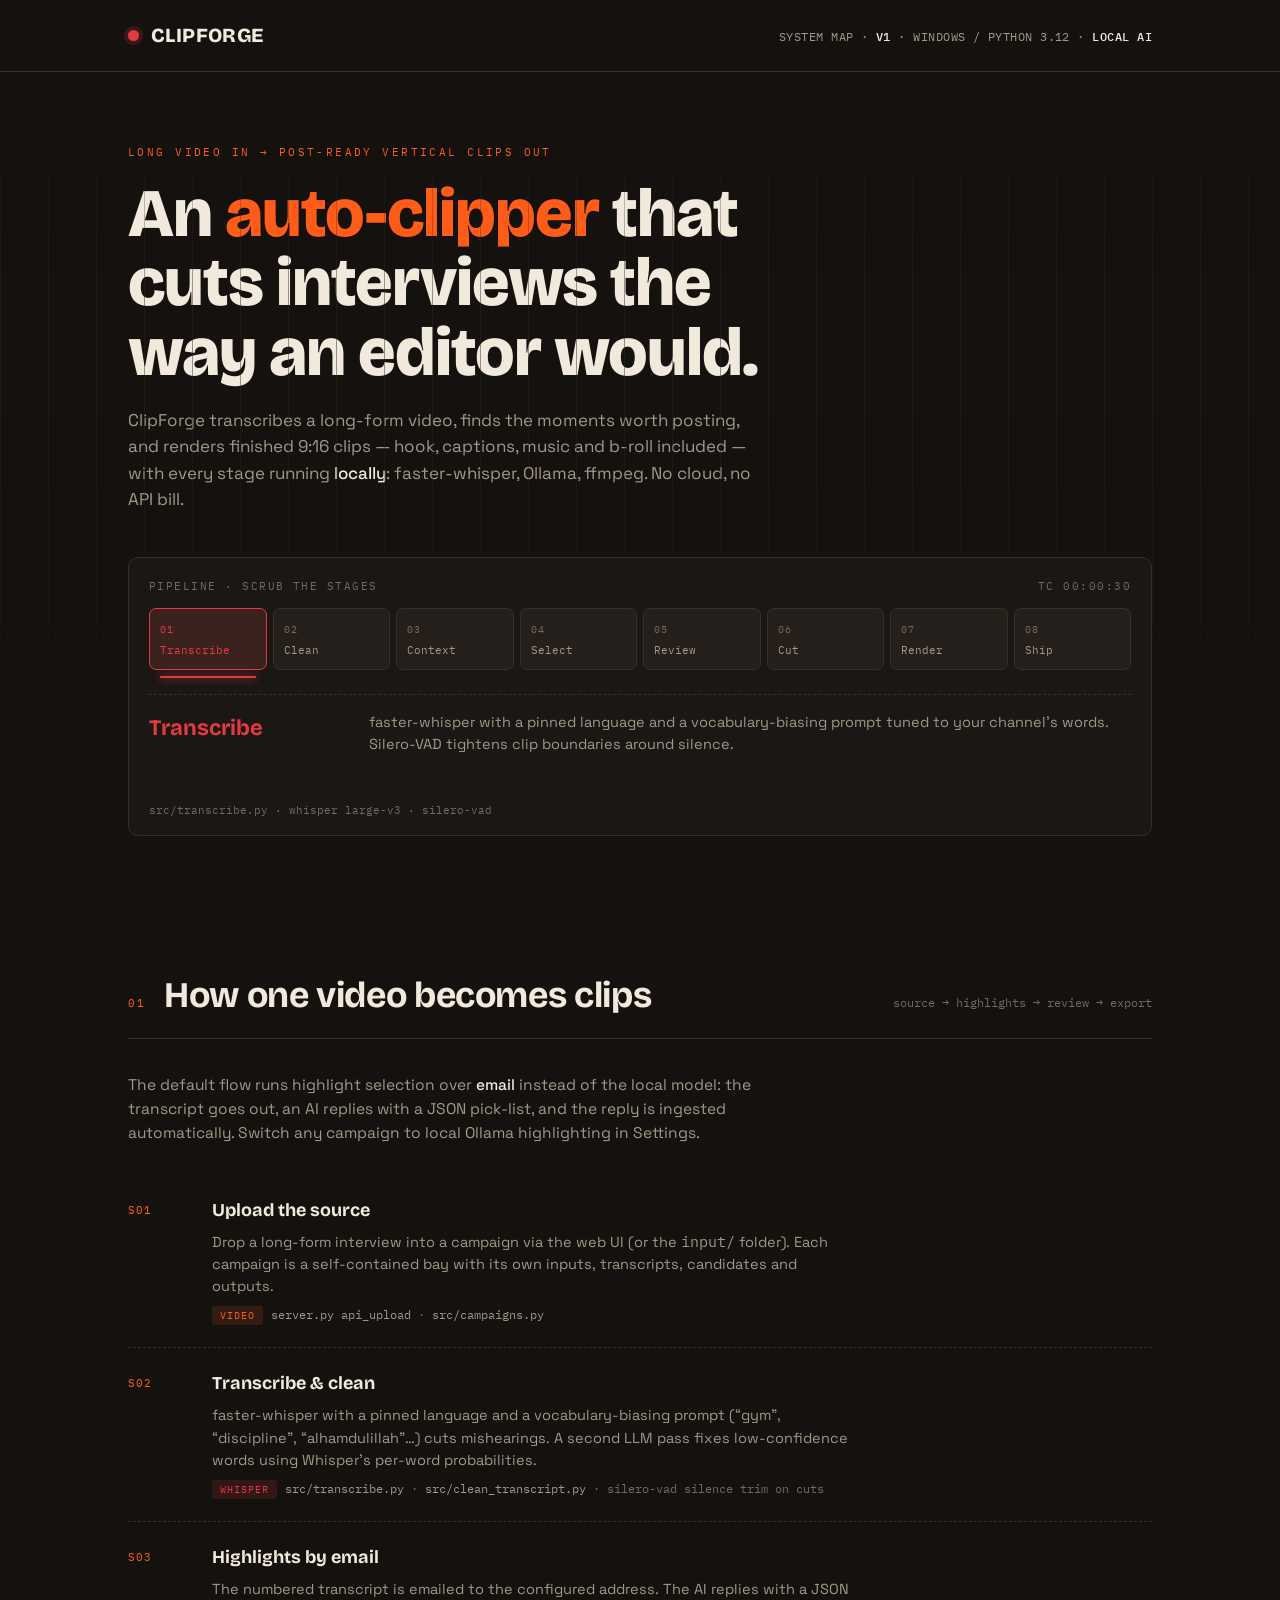
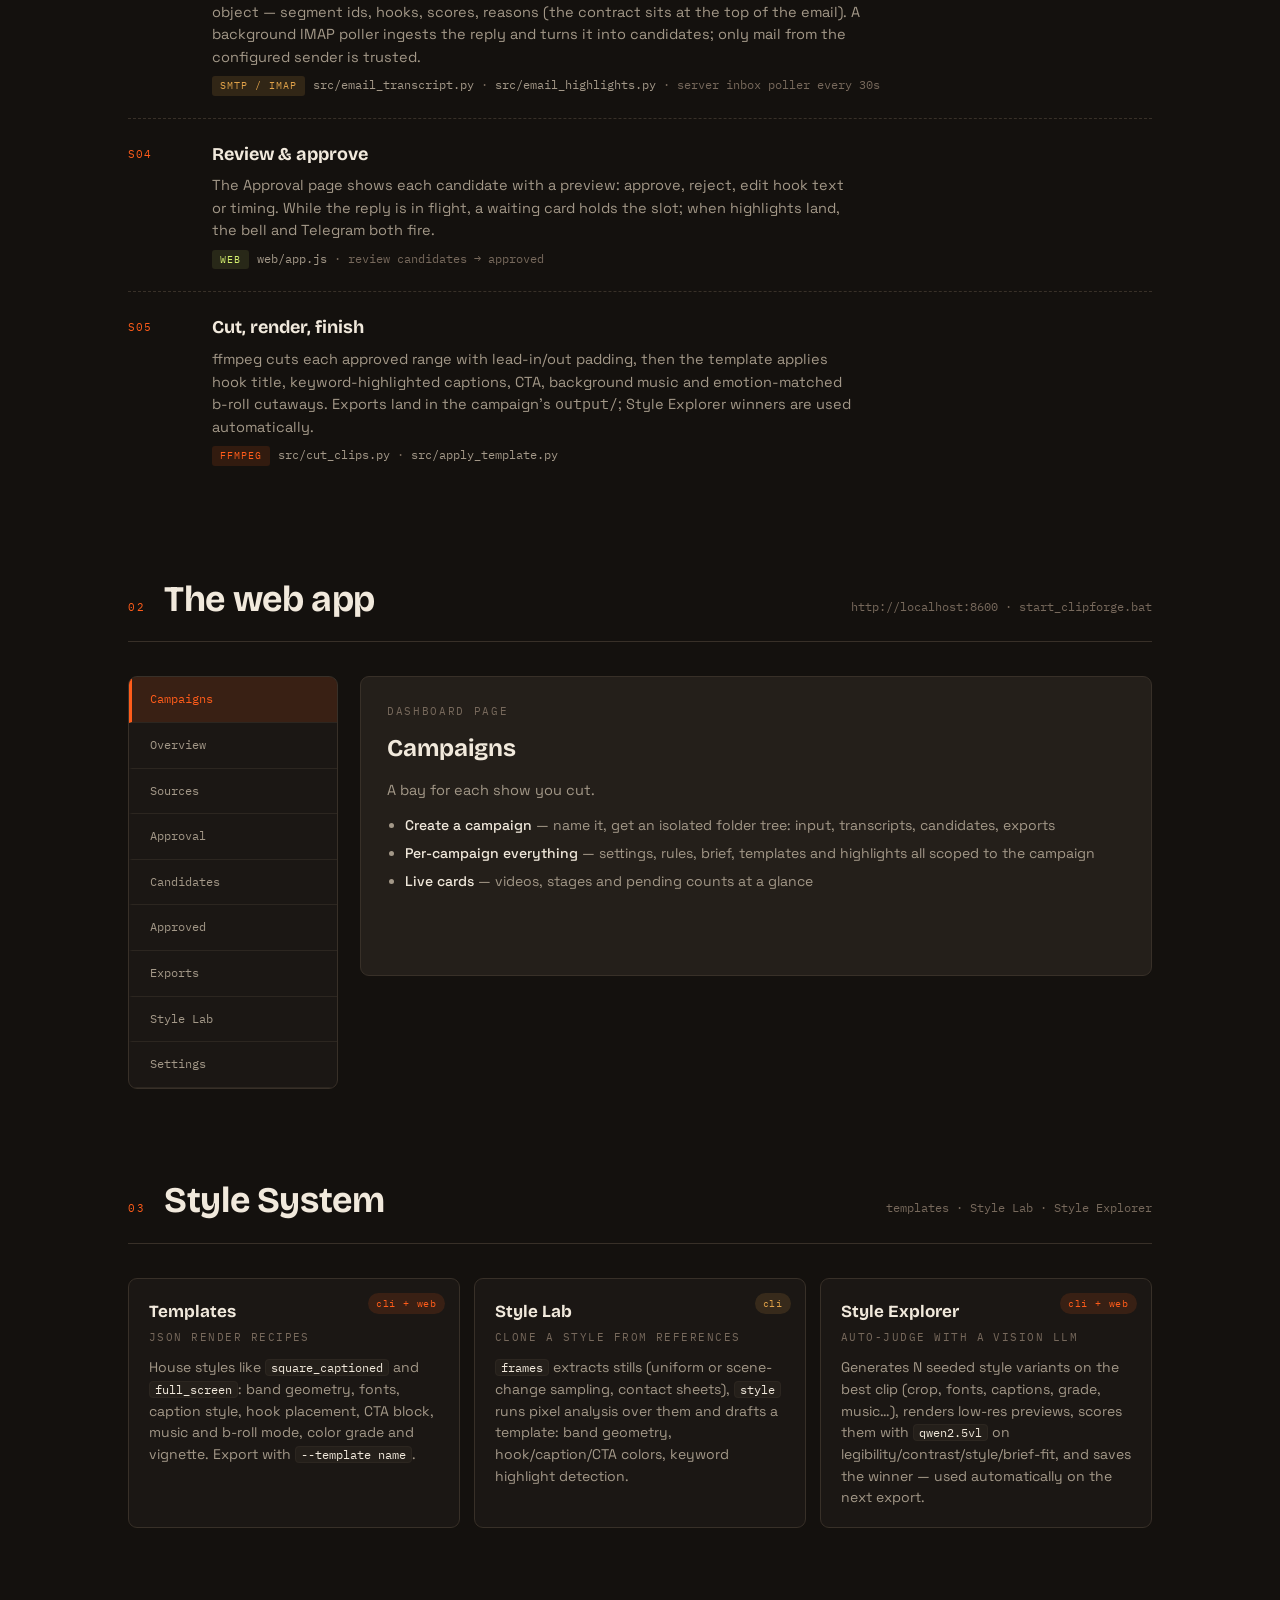
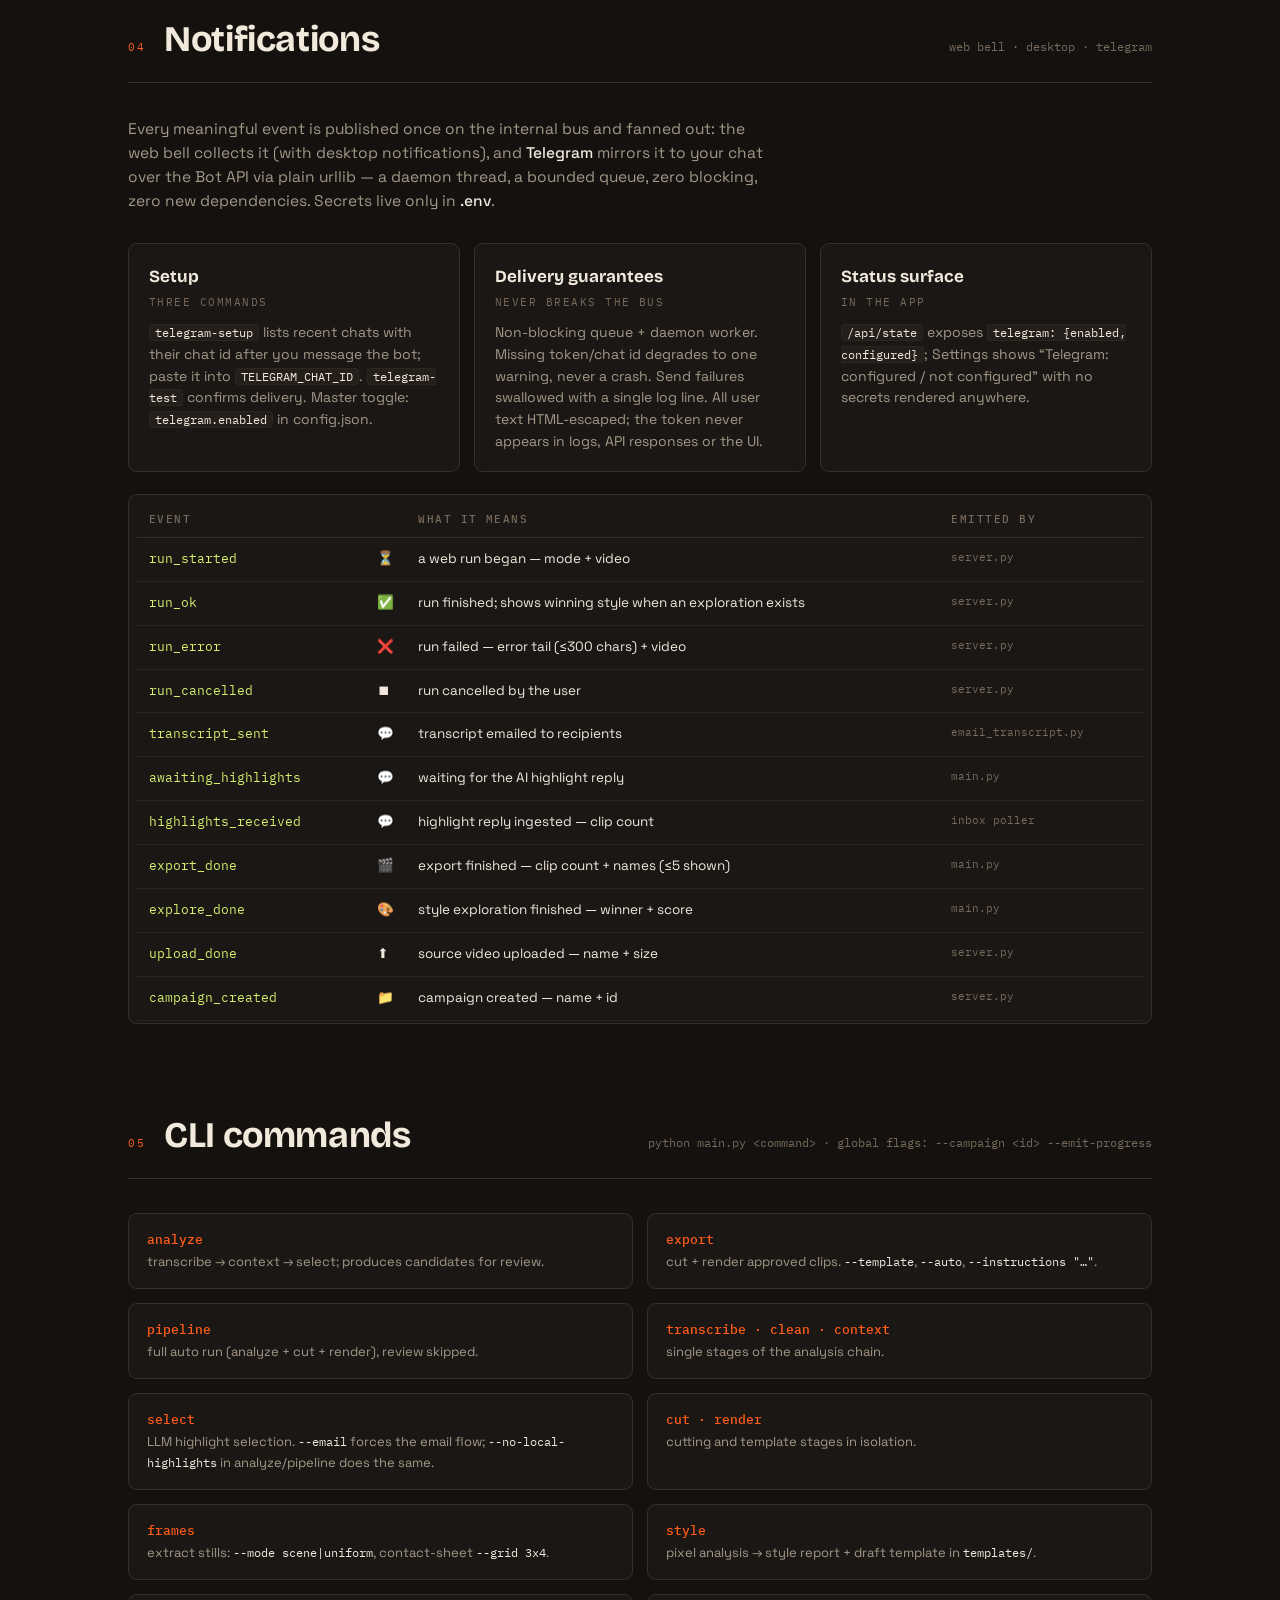
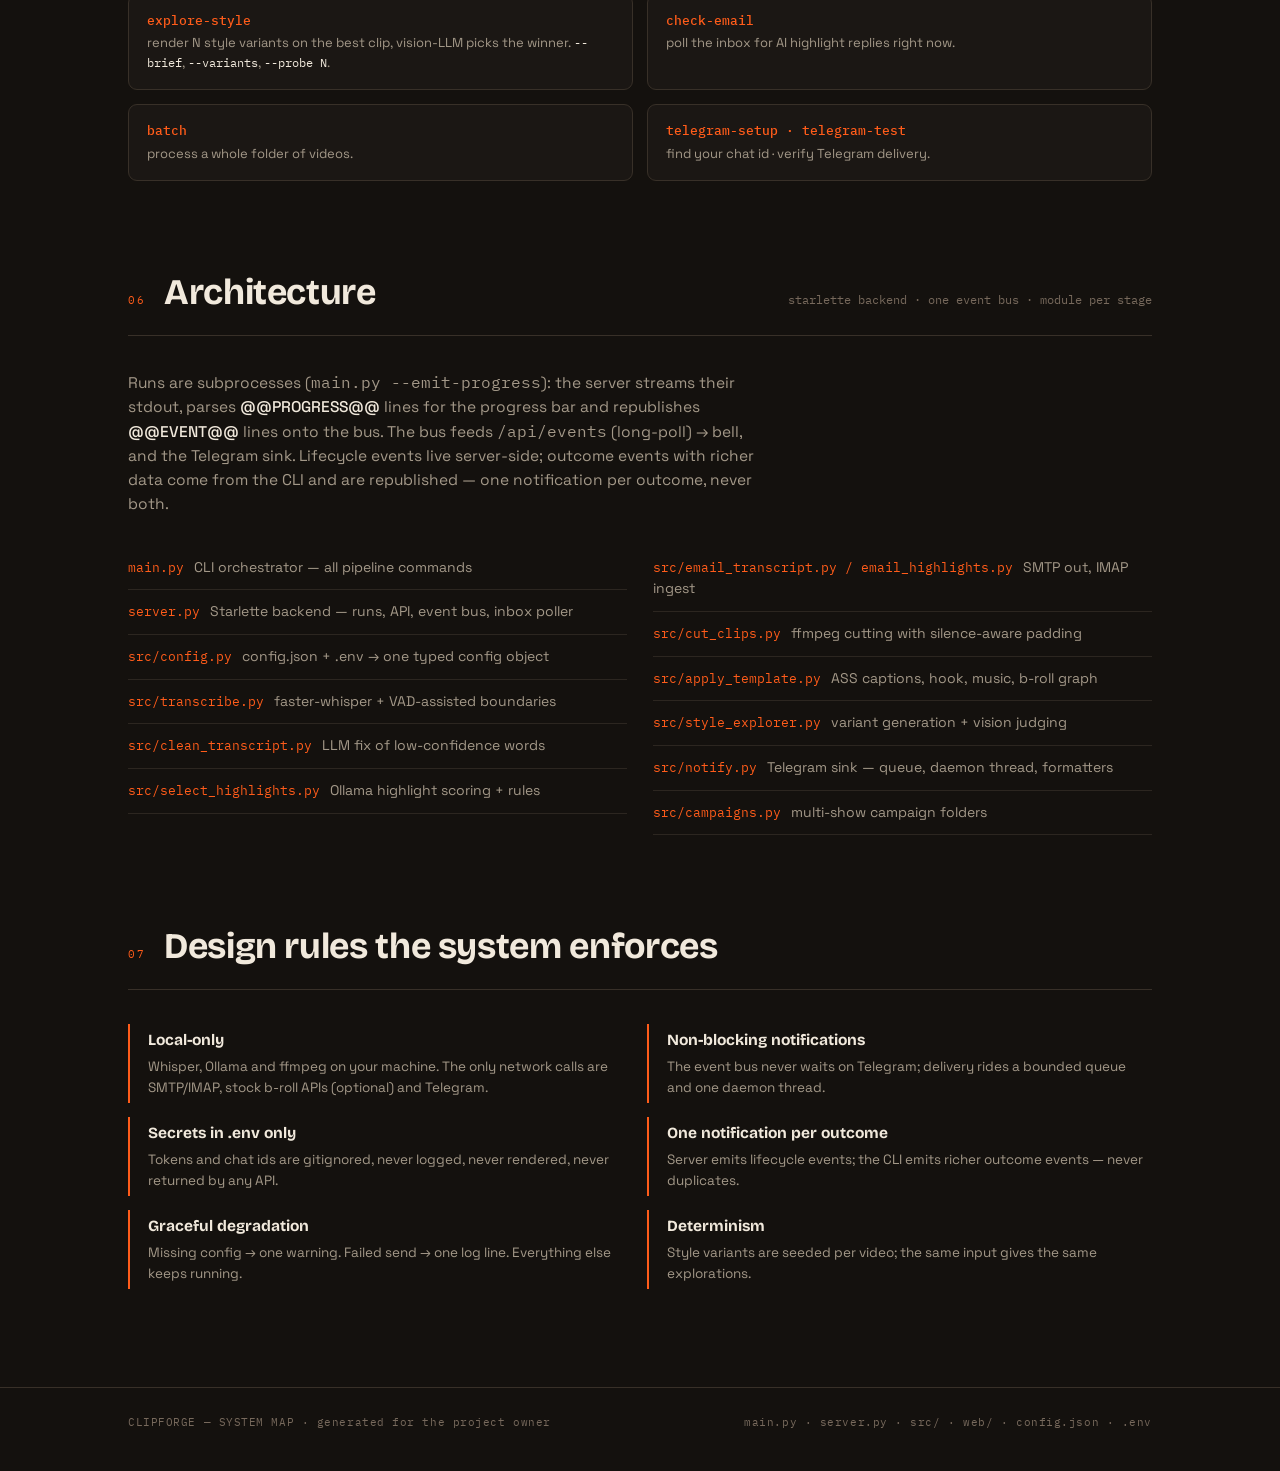
<file: docs/clipforge-system-map.html>
<!DOCTYPE html>
<html lang="en">
<head>
<meta charset="UTF-8">
<meta name="viewport" content="width=device-width, initial-scale=1.0">
<title>ClipForge — System Map</title>
<link rel="icon" type="image/svg+xml" href="../web/favicon.svg">
<link rel="preconnect" href="https://fonts.googleapis.com">
<link rel="preconnect" href="https://fonts.gstatic.com" crossorigin>
<link href="https://fonts.googleapis.com/css2?family=Bricolage+Grotesque:opsz,wght@12..96,300;12..96,500;12..96,700;12..96,800&family=Space+Grotesk:wght@400;500;700&family=IBM+Plex+Mono:wght@400;500&display=swap" rel="stylesheet">
<style>
  :root {
    --ink: #14110E;
    --coal: #1B1714;
    --panel: #241F1A;
    --line: #383028;
    --line-soft: #2C2620;
    --bone: #F1E9DC;
    --dust: #A39888;
    --faint: #77695C;
    --cad: #FF5C1A;
    --cad-soft: rgba(255, 92, 26, 0.13);
    --phos: #D4F06E;
    --amber: #E0A24A;
    --rec: #E23A43;
    --disp: "Bricolage Grotesque", "Segoe UI", system-ui, sans-serif;
    --body: "Space Grotesk", "Segoe UI", system-ui, sans-serif;
    --mono: "IBM Plex Mono", Consolas, monospace;
  }
  * { box-sizing: border-box; }
  html { scroll-behavior: smooth; }
  body {
    margin: 0;
    background: var(--ink);
    color: var(--bone);
    font-family: var(--body);
    font-size: 15.5px;
    line-height: 1.55;
    -webkit-font-smoothing: antialiased;
  }
  ::selection { background: var(--cad); color: var(--ink); }
  a { color: inherit; }
  code, .k { font-family: var(--mono); }

  .wrap { max-width: 1080px; margin: 0 auto; padding: 0 28px; }

  /* ---------- masthead ---------- */
  .masthead { border-bottom: 1px solid var(--line); }
  .masthead .wrap {
    display: flex; align-items: baseline; justify-content: space-between;
    gap: 16px; padding-top: 20px; padding-bottom: 20px; flex-wrap: wrap;
  }
  .brand { font-family: var(--disp); font-weight: 800; font-size: 20px; letter-spacing: 0.02em; display: flex; align-items: center; gap: 12px; }
  .rec-dot { width: 11px; height: 11px; border-radius: 50%; background: var(--rec); box-shadow: 0 0 0 4px rgba(226,58,67,0.18); animation: pulse 2.4s ease-in-out infinite; flex: none; }
  @keyframes pulse { 0%,100% { opacity: 1; } 50% { opacity: 0.35; } }
  .mast-meta { font-family: var(--mono); font-size: 11.5px; color: var(--dust); letter-spacing: 0.04em; }
  .mast-meta b { color: var(--bone); font-weight: 500; }

  /* ---------- hero: the pipeline ---------- */
  .hero { padding: 72px 0 56px; position: relative; overflow: hidden; }
  .hero::before {
    content: ""; position: absolute; inset: 0; pointer-events: none;
    background-image: repeating-linear-gradient(90deg, var(--line-soft) 0 1px, transparent 1px 48px);
    mask-image: linear-gradient(180deg, transparent, #000 30%, transparent 95%);
    opacity: 0.5;
  }
  .eyebrow { font-family: var(--mono); font-size: 11px; letter-spacing: 0.22em; text-transform: uppercase; color: var(--cad); margin: 0 0 18px; }
  .hero h1 {
    font-family: var(--disp); font-weight: 800; margin: 0 0 20px;
    font-size: clamp(40px, 6.4vw, 68px); line-height: 1.02; letter-spacing: -0.015em;
    max-width: 16ch;
  }
  .hero h1 em { font-style: normal; color: var(--cad); }
  .hero-sub { max-width: 58ch; color: var(--dust); font-size: 17px; margin: 0 0 44px; }
  .hero-sub b { color: var(--bone); font-weight: 500; }

  /* scrubber */
  .scrub { position: relative; border: 1px solid var(--line); background: var(--coal); border-radius: 10px; padding: 20px 20px 16px; }
  .scrub-head { display: flex; justify-content: space-between; font-family: var(--mono); font-size: 10.5px; letter-spacing: 0.14em; color: var(--faint); text-transform: uppercase; margin-bottom: 14px; }
  .track { display: flex; gap: 6px; position: relative; }
  .chip {
    flex: 1; min-width: 0; border: 1px solid var(--line); background: var(--panel);
    color: var(--dust); font-family: var(--mono); font-size: 11px; text-align: left;
    padding: 14px 10px 12px; border-radius: 7px; cursor: pointer; position: relative;
    transition: border-color .18s, color .18s, background .18s;
  }
  .chip .num { display: block; font-size: 9.5px; color: var(--faint); margin-bottom: 7px; letter-spacing: 0.12em; }
  .chip:hover { border-color: var(--faint); color: var(--bone); }
  .chip.on::after {
    content: ""; position: absolute; left: 10px; right: 10px; bottom: -9px; height: 2px;
    background: currentColor; box-shadow: 0 0 8px currentColor;
  }
  /* stage categories: rec = capture/whisper · llm = model pass · mail = email loop · vid = ffmpeg/render */
  .chip.c-rec { --acc: var(--rec); }
  .chip.c-llm { --acc: var(--phos); }
  .chip.c-mail { --acc: var(--amber); }
  .chip.c-vid { --acc: var(--cad); }
  .chip.on { border-color: var(--acc); background: color-mix(in srgb, var(--acc) 12%, var(--panel)); color: var(--acc); }
  .chip.on .num { color: var(--acc); }
  .readout-title { color: var(--roAcc, var(--cad)); }
  .chip:focus-visible { outline: 2px solid var(--cad); outline-offset: 2px; }
  .readout { margin-top: 24px; min-height: 96px; border-top: 1px dashed var(--line); padding-top: 16px; display: grid; grid-template-columns: 200px 1fr; gap: 20px; }
  .readout-title { font-family: var(--disp); font-weight: 700; font-size: 22px; align-self: start; }
  .readout-body { color: var(--dust); font-size: 14.5px; }
  .readout-body code { color: var(--bone); background: var(--panel); border: 1px solid var(--line-soft); border-radius: 4px; padding: 1px 6px; font-size: 12.5px; }
  .tc { font-family: var(--mono); font-size: 11px; color: var(--faint); margin-top: 12px; }

  /* ---------- sections ---------- */
  section { padding: 76px 0 8px; }
  .sec-head { display: flex; align-items: baseline; gap: 18px; border-bottom: 1px solid var(--line); padding-bottom: 14px; margin-bottom: 34px; flex-wrap: wrap; }
  .sec-head .tag { font-family: var(--mono); font-size: 11px; letter-spacing: 0.18em; color: var(--cad); flex: none; }
  .sec-head h2 { font-family: var(--disp); font-weight: 700; font-size: clamp(26px, 3.6vw, 36px); margin: 0; letter-spacing: -0.01em; }
  .sec-head .note { margin-left: auto; font-family: var(--mono); font-size: 11.5px; color: var(--faint); }

  .lead { color: var(--dust); max-width: 64ch; margin: 0 0 30px; }
  .lead b { color: var(--bone); font-weight: 500; }

  /* generic card grid */
  .grid { display: grid; gap: 14px; }
  .g3 { grid-template-columns: repeat(3, 1fr); }
  .g2 { grid-template-columns: repeat(2, 1fr); }
  .card {
    border: 1px solid var(--line); background: var(--coal); border-radius: 9px;
    padding: 20px 20px 18px; position: relative;
  }
  .card h3 { font-family: var(--disp); font-weight: 700; font-size: 17px; margin: 0 0 4px; }
  .card .sub { font-family: var(--mono); font-size: 10.5px; letter-spacing: 0.14em; text-transform: uppercase; color: var(--faint); margin: 0 0 12px; }
  .card p { margin: 0; color: var(--dust); font-size: 14px; }
  .card p code { color: var(--bone); font-size: 12px; background: var(--panel); border: 1px solid var(--line-soft); border-radius: 4px; padding: 0 5px; }
  .card .flag { position: absolute; top: 14px; right: 14px; font-family: var(--mono); font-size: 10px; padding: 3px 8px; border-radius: 20px; letter-spacing: 0.08em; }
  .flag.cli { background: rgba(224,162,74,0.14); color: var(--amber); }
  .flag.web { background: rgba(212,240,110,0.1); color: var(--phos); }
  .flag.both { background: var(--cad-soft); color: var(--cad); }

  /* workflow: vertical flow */
  .flow { display: grid; gap: 0; margin: 0; padding: 0; list-style: none; counter-reset: step; }
  .flow li { counter-increment: step; display: grid; grid-template-columns: 64px 1fr; gap: 20px; padding: 22px 0; border-top: 1px dashed var(--line); }
  .flow li:first-child { border-top: 0; }
  .flow .ix { font-family: var(--mono); font-size: 11px; color: var(--cad); letter-spacing: 0.1em; padding-top: 5px; }
  .flow .ix::before { content: "S" counter(step, decimal-leading-zero); }
  .flow h4 { font-family: var(--disp); font-weight: 700; font-size: 18px; margin: 0 0 6px; }
  .flow p { margin: 0 0 8px; color: var(--dust); font-size: 14.5px; max-width: 72ch; }
  .flow .files { font-family: var(--mono); font-size: 12px; color: var(--faint); }
  .flow .files code { color: var(--dust); }
  .flow .pill { display: inline-block; font-family: var(--mono); font-size: 10px; letter-spacing: 0.1em; text-transform: uppercase; padding: 2px 8px; border-radius: 3px; margin-right: 8px; }
  .p-rec { background: rgba(226,58,67,0.14); color: var(--rec); }
  .p-mail { background: rgba(224,162,74,0.14); color: var(--amber); }
  .p-llm { background: rgba(212,240,110,0.1); color: var(--phos); }
  .p-vid { background: var(--cad-soft); color: var(--cad); }

  /* page map — edit bay rail */
  .railgrid { display: grid; grid-template-columns: 210px 1fr; gap: 22px; align-items: start; }
  .rail { border: 1px solid var(--line); border-radius: 9px; background: var(--coal); overflow: hidden; position: sticky; top: 24px; }
  .rail a { display: block; padding: 13px 18px; border-bottom: 1px solid var(--line-soft); font-family: var(--mono); font-size: 12px; color: var(--dust); text-decoration: none; border-left: 3px solid transparent; transition: all .15s; }
  .rail a:hover { color: var(--bone); background: var(--panel); }
  .rail a.on { color: var(--cad); border-left-color: var(--cad); background: var(--cad-soft); }
  .pagedesc { border: 1px solid var(--line); border-radius: 9px; background: var(--panel); padding: 26px 26px 22px; min-height: 300px; }
  .pagedesc .crumb { font-family: var(--mono); font-size: 10.5px; letter-spacing: 0.16em; color: var(--faint); text-transform: uppercase; margin-bottom: 10px; }
  .pagedesc h4 { font-family: var(--disp); font-weight: 700; font-size: 24px; margin: 0 0 12px; }
  .pagedesc p { color: var(--dust); margin: 0 0 14px; font-size: 14.5px; }
  .pagedesc ul { margin: 0; padding-left: 18px; color: var(--dust); font-size: 14px; }
  .pagedesc li { margin-bottom: 6px; }
  .pagedesc li b { color: var(--bone); font-weight: 500; }

  /* telegram event table */
  table.events { width: 100%; border-collapse: collapse; font-size: 13.5px; }
  table.events th { text-align: left; font-family: var(--mono); font-size: 10.5px; letter-spacing: 0.14em; text-transform: uppercase; color: var(--faint); font-weight: 500; padding: 10px 12px; border-bottom: 1px solid var(--line); }
  table.events td { padding: 11px 12px; border-bottom: 1px solid var(--line-soft); vertical-align: top; }
  table.events tr:hover td { background: var(--panel); }
  table.events td.ev { font-family: var(--mono); font-size: 12.5px; color: var(--phos); white-space: nowrap; }
  table.events td.emo { width: 34px; }
  table.events td.src { font-family: var(--mono); font-size: 11px; color: var(--faint); white-space: nowrap; }

  /* commands two-column */
  .cmds { display: grid; grid-template-columns: 1fr 1fr; gap: 14px; }
  .cmd-card { border: 1px solid var(--line); border-radius: 9px; background: var(--coal); padding: 16px 18px; }
  .cmd-card h5 { margin: 0 0 2px; font-family: var(--mono); font-size: 13px; color: var(--cad); font-weight: 500; }
  .cmd-card p { margin: 0; color: var(--dust); font-size: 13px; }
  .cmd-card p code { color: var(--bone); font-size: 12px; }

  /* modules / guarantees */
  .modules { columns: 2; column-gap: 26px; list-style: none; margin: 0; padding: 0; }
  .modules li { break-inside: avoid; padding: 11px 0; border-bottom: 1px solid var(--line-soft); font-size: 14px; }
  .modules li code { color: var(--cad); background: none; border: none; padding: 0; font-size: 12.5px; margin-right: 10px; }
  .modules li span { color: var(--dust); }

  .guarantee { display: grid; grid-template-columns: repeat(2, 1fr); gap: 14px; }
  .g-item { border-left: 2px solid var(--cad); padding: 4px 0 4px 18px; }
  .g-item h5 { font-family: var(--disp); font-weight: 700; margin: 0 0 5px; font-size: 15.5px; }
  .g-item p { margin: 0; color: var(--dust); font-size: 13.5px; }

  /* footer */
  footer { margin-top: 90px; border-top: 1px solid var(--line); padding: 26px 0 40px; }
  footer .wrap { display: flex; justify-content: space-between; gap: 16px; flex-wrap: wrap; font-family: var(--mono); font-size: 11px; color: var(--faint); letter-spacing: 0.05em; }

  /* reveal on scroll */
  .rev { opacity: 0; transform: translateY(14px); transition: opacity .5s ease, transform .5s ease; }
  .rev.in { opacity: 1; transform: none; }

  @media (max-width: 860px) {
    .g3 { grid-template-columns: 1fr 1fr; }
    .railgrid { grid-template-columns: 1fr; }
    .rail { position: static; }
    .modules { columns: 1; }
    .readout { grid-template-columns: 1fr; gap: 8px; }
  }
  @media (max-width: 620px) {
    .g3, .g2, .cmds, .guarantee { grid-template-columns: 1fr; }
    .track { flex-wrap: wrap; }
    .chip { flex: 1 1 30%; }
    .flow li { grid-template-columns: 1fr; gap: 6px; }
  }
  @media (prefers-reduced-motion: reduce) {
    html { scroll-behavior: auto; }
    .rec-dot { animation: none; }
    .rev { opacity: 1; transform: none; transition: none; }
  }
</style>
</head>
<body>

<header class="masthead">
  <div class="wrap">
    <div class="brand"><span class="rec-dot" aria-hidden="true"></span>CLIPFORGE</div>
    <div class="mast-meta">SYSTEM MAP · <b>V1</b> · WINDOWS / PYTHON 3.12 · <b>LOCAL AI</b></div>
  </div>
</header>

<!-- ============ HERO ============ -->
<div class="hero">
  <div class="wrap">
    <p class="eyebrow">Long video in → post-ready vertical clips out</p>
    <h1>An <em>auto-clipper</em> that cuts interviews the way an editor would.</h1>
    <p class="hero-sub">ClipForge transcribes a long-form video, finds the moments worth posting,
      and renders finished 9:16 clips — hook, captions, music and b-roll included — with every
      stage running <b>locally</b>: faster-whisper, Ollama, ffmpeg. No cloud, no API bill.</p>

    <div class="scrub">
      <div class="scrub-head"><span>PIPELINE · SCRUB THE STAGES</span><span id="tcOut">TC 00:00:00</span></div>
      <div class="track" role="tablist" aria-label="Pipeline stages" id="track"></div>
      <div class="readout">
        <div class="readout-title" id="roTitle"></div>
        <div class="readout-body" id="roBody"></div>
      </div>
      <div class="tc" id="roFiles"></div>
    </div>
  </div>
</div>

<!-- ============ 01 WORKFLOW ============ -->
<section id="workflow">
  <div class="wrap">
    <div class="sec-head rev">
      <span class="tag">01</span><h2>How one video becomes clips</h2>
      <span class="note">source → highlights → review → export</span>
    </div>
    <p class="lead rev">The default flow runs highlight selection over <b>email</b> instead of the local
    model: the transcript goes out, an AI replies with a JSON pick-list, and the reply is ingested
    automatically. Switch any campaign to local Ollama highlighting in Settings.</p>

    <ol class="flow">
      <li class="rev">
        <div class="ix"></div>
        <div>
          <h4>Upload the source</h4>
          <p>Drop a long-form interview into a campaign via the web UI (or the <code>input/</code> folder).
          Each campaign is a self-contained bay with its own inputs, transcripts, candidates and outputs.</p>
          <div class="files"><span class="pill p-vid">video</span><code>server.py api_upload</code> · <code>src/campaigns.py</code></div>
        </div>
      </li>
      <li class="rev">
        <div class="ix"></div>
        <div>
          <h4>Transcribe &amp; clean</h4>
          <p>faster-whisper with a pinned language and a vocabulary-biasing prompt (“gym”, “discipline”,
          “alhamdulillah”…) cuts mishearings. A second LLM pass fixes low-confidence words using
          Whisper’s per-word probabilities.</p>
          <div class="files"><span class="pill p-rec">whisper</span><code>src/transcribe.py</code> · <code>src/clean_transcript.py</code> · silero-vad silence trim on cuts</div>
        </div>
      </li>
      <li class="rev">
        <div class="ix"></div>
        <div>
          <h4>Highlights by email</h4>
          <p>The numbered transcript is emailed to the configured address. The AI replies with a JSON
          object — segment ids, hooks, scores, reasons (the contract sits at the top of the email).
          A background IMAP poller ingests the reply and turns it into candidates; only mail from the
          configured sender is trusted.</p>
          <div class="files"><span class="pill p-mail">smtp / imap</span><code>src/email_transcript.py</code> · <code>src/email_highlights.py</code> · server inbox poller every 30s</div>
        </div>
      </li>
      <li class="rev">
        <div class="ix"></div>
        <div>
          <h4>Review &amp; approve</h4>
          <p>The Approval page shows each candidate with a preview: approve, reject, edit hook text or
          timing. While the reply is in flight, a waiting card holds the slot; when highlights land,
          the bell and Telegram both fire.</p>
          <div class="files"><span class="pill p-web" style="background:rgba(212,240,110,.1);color:var(--phos)">web</span><code>web/app.js</code> · review candidates → approved</div>
        </div>
      </li>
      <li class="rev">
        <div class="ix"></div>
        <div>
          <h4>Cut, render, finish</h4>
          <p>ffmpeg cuts each approved range with lead-in/out padding, then the template applies hook title,
          keyword-highlighted captions, CTA, background music and emotion-matched b-roll cutaways.
          Exports land in the campaign’s <code>output/</code>; Style Explorer winners are used automatically.</p>
          <div class="files"><span class="pill p-vid">ffmpeg</span><code>src/cut_clips.py</code> · <code>src/apply_template.py</code></div>
        </div>
      </li>
    </ol>
  </div>
</section>

<!-- ============ 02 WEB APP ============ -->
<section id="webapp">
  <div class="wrap">
    <div class="sec-head rev">
      <span class="tag">02</span><h2>The web app</h2>
      <span class="note">http://localhost:8600 · start_clipforge.bat</span>
    </div>
    <div class="railgrid rev">
      <nav class="rail" id="rail" aria-label="Web app pages">
        <a href="#webapp" data-page="campaigns" class="on">Campaigns</a>
        <a href="#webapp" data-page="overview">Overview</a>
        <a href="#webapp" data-page="sources">Sources</a>
        <a href="#webapp" data-page="approval">Approval</a>
        <a href="#webapp" data-page="candidates">Candidates</a>
        <a href="#webapp" data-page="approved">Approved</a>
        <a href="#webapp" data-page="exports">Exports</a>
        <a href="#webapp" data-page="stylelab">Style Lab</a>
        <a href="#webapp" data-page="settings">Settings</a>
      </nav>
      <div class="pagedesc" id="pageDesc"></div>
    </div>
  </div>
</section>

<!-- ============ 03 STYLE SYSTEM ============ -->
<section id="style">
  <div class="wrap">
    <div class="sec-head rev">
      <span class="tag">03</span><h2>Style System</h2>
      <span class="note">templates · Style Lab · Style Explorer</span>
    </div>
    <div class="grid g3 rev">
      <div class="card">
        <span class="flag both">cli + web</span>
        <h3>Templates</h3>
        <p class="sub">json render recipes</p>
        <p>House styles like <code>square_captioned</code> and <code>full_screen</code>: band geometry,
        fonts, caption style, hook placement, CTA block, music and b-roll mode, color grade and vignette.
        Export with <code>--template name</code>.</p>
      </div>
      <div class="card">
        <span class="flag cli">cli</span>
        <h3>Style Lab</h3>
        <p class="sub">clone a style from references</p>
        <p><code>frames</code> extracts stills (uniform or scene-change sampling, contact sheets),
        <code>style</code> runs pixel analysis over them and drafts a template: band geometry,
        hook/caption/CTA colors, keyword highlight detection.</p>
      </div>
      <div class="card">
        <span class="flag both">cli + web</span>
        <h3>Style Explorer</h3>
        <p class="sub">auto-judge with a vision llm</p>
        <p>Generates N seeded style variants on the best clip (crop, fonts, captions, grade, music…),
        renders low-res previews, scores them with <code>qwen2.5vl</code> on legibility/contrast/style/brief-fit,
        and saves the winner — used automatically on the next export.</p>
      </div>
    </div>
  </div>
</section>

<!-- ============ 04 TELEGRAM ============ -->
<section id="telegram">
  <div class="wrap">
    <div class="sec-head rev">
      <span class="tag">04</span><h2>Notifications</h2>
      <span class="note">web bell · desktop · telegram</span>
    </div>
    <p class="lead rev">Every meaningful event is published once on the internal bus and fanned out:
    the web bell collects it (with desktop notifications), and <b>Telegram</b> mirrors it to your chat
    over the Bot API via plain urllib — a daemon thread, a bounded queue, zero blocking, zero new
    dependencies. Secrets live only in <b>.env</b>.</p>

    <div class="grid g3 rev" style="margin-bottom: 22px;">
      <div class="card">
        <h3>Setup</h3>
        <p class="sub">three commands</p>
        <p><code>telegram-setup</code> lists recent chats with their chat id after you message the bot;
        paste it into <code>TELEGRAM_CHAT_ID</code>. <code>telegram-test</code> confirms delivery.
        Master toggle: <code>telegram.enabled</code> in config.json.</p>
      </div>
      <div class="card">
        <h3>Delivery guarantees</h3>
        <p class="sub">never breaks the bus</p>
        <p>Non-blocking queue + daemon worker. Missing token/chat id degrades to one warning, never a
        crash. Send failures swallowed with a single log line. All user text HTML-escaped; the token
        never appears in logs, API responses or the UI.</p>
      </div>
      <div class="card">
        <h3>Status surface</h3>
        <p class="sub">in the app</p>
        <p><code>/api/state</code> exposes <code>telegram: {enabled, configured}</code>; Settings shows
        “Telegram: configured / not configured” with no secrets rendered anywhere.</p>
      </div>
    </div>

    <div class="card rev" style="padding: 6px 8px 2px;">
      <table class="events">
        <thead><tr><th>event</th><th></th><th>what it means</th><th>emitted by</th></tr></thead>
        <tbody>
          <tr><td class="ev">run_started</td><td class="emo">⏳</td><td>a web run began — mode + video</td><td class="src">server.py</td></tr>
          <tr><td class="ev">run_ok</td><td class="emo">✅</td><td>run finished; shows winning style when an exploration exists</td><td class="src">server.py</td></tr>
          <tr><td class="ev">run_error</td><td class="emo">❌</td><td>run failed — error tail (≤300 chars) + video</td><td class="src">server.py</td></tr>
          <tr><td class="ev">run_cancelled</td><td class="emo">⏹</td><td>run cancelled by the user</td><td class="src">server.py</td></tr>
          <tr><td class="ev">transcript_sent</td><td class="emo">💬</td><td>transcript emailed to recipients</td><td class="src">email_transcript.py</td></tr>
          <tr><td class="ev">awaiting_highlights</td><td class="emo">💬</td><td>waiting for the AI highlight reply</td><td class="src">main.py</td></tr>
          <tr><td class="ev">highlights_received</td><td class="emo">💬</td><td>highlight reply ingested — clip count</td><td class="src">inbox poller</td></tr>
          <tr><td class="ev">export_done</td><td class="emo">🎬</td><td>export finished — clip count + names (≤5 shown)</td><td class="src">main.py</td></tr>
          <tr><td class="ev">explore_done</td><td class="emo">🎨</td><td>style exploration finished — winner + score</td><td class="src">main.py</td></tr>
          <tr><td class="ev">upload_done</td><td class="emo">⬆</td><td>source video uploaded — name + size</td><td class="src">server.py</td></tr>
          <tr><td class="ev">campaign_created</td><td class="emo">📁</td><td>campaign created — name + id</td><td class="src">server.py</td></tr>
        </tbody>
      </table>
    </div>
  </div>
</section>

<!-- ============ 05 CLI ============ -->
<section id="cli">
  <div class="wrap">
    <div class="sec-head rev">
      <span class="tag">05</span><h2>CLI commands</h2>
      <span class="note">python main.py &lt;command&gt; · global flags: --campaign &lt;id&gt; --emit-progress</span>
    </div>
    <div class="cmds rev">
      <div class="cmd-card"><h5>analyze</h5><p>transcribe → context → select; produces candidates for review.</p></div>
      <div class="cmd-card"><h5>export</h5><p>cut + render approved clips. <code>--template</code>, <code>--auto</code>, <code>--instructions "…"</code>.</p></div>
      <div class="cmd-card"><h5>pipeline</h5><p>full auto run (analyze + cut + render), review skipped.</p></div>
      <div class="cmd-card"><h5>transcribe · clean · context</h5><p>single stages of the analysis chain.</p></div>
      <div class="cmd-card"><h5>select</h5><p>LLM highlight selection. <code>--email</code> forces the email flow; <code>--no-local-highlights</code> in analyze/pipeline does the same.</p></div>
      <div class="cmd-card"><h5>cut · render</h5><p>cutting and template stages in isolation.</p></div>
      <div class="cmd-card"><h5>frames</h5><p>extract stills: <code>--mode scene|uniform</code>, contact-sheet <code>--grid 3x4</code>.</p></div>
      <div class="cmd-card"><h5>style</h5><p>pixel analysis → style report + draft template in <code>templates/</code>.</p></div>
      <div class="cmd-card"><h5>explore-style</h5><p>render N style variants on the best clip, vision-LLM picks the winner. <code>--brief</code>, <code>--variants</code>, <code>--probe N</code>.</p></div>
      <div class="cmd-card"><h5>check-email</h5><p>poll the inbox for AI highlight replies right now.</p></div>
      <div class="cmd-card"><h5>batch</h5><p>process a whole folder of videos.</p></div>
      <div class="cmd-card"><h5>telegram-setup · telegram-test</h5><p>find your chat id · verify Telegram delivery.</p></div>
    </div>
  </div>
</section>

<!-- ============ 06 ARCHITECTURE ============ -->
<section id="arch">
  <div class="wrap">
    <div class="sec-head rev">
      <span class="tag">06</span><h2>Architecture</h2>
      <span class="note">starlette backend · one event bus · module per stage</span>
    </div>
    <p class="lead rev">Runs are subprocesses (<code>main.py --emit-progress</code>): the server streams
    their stdout, parses <b>@@PROGRESS@@</b> lines for the progress bar and republishes <b>@@EVENT@@</b>
    lines onto the bus. The bus feeds <code>/api/events</code> (long-poll) → bell, and the Telegram sink.
    Lifecycle events live server-side; outcome events with richer data come from the CLI and are
    republished — one notification per outcome, never both.</p>
    <ul class="modules rev">
      <li><code>main.py</code><span>CLI orchestrator — all pipeline commands</span></li>
      <li><code>server.py</code><span>Starlette backend — runs, API, event bus, inbox poller</span></li>
      <li><code>src/config.py</code><span>config.json + .env → one typed config object</span></li>
      <li><code>src/transcribe.py</code><span>faster-whisper + VAD-assisted boundaries</span></li>
      <li><code>src/clean_transcript.py</code><span>LLM fix of low-confidence words</span></li>
      <li><code>src/select_highlights.py</code><span>Ollama highlight scoring + rules</span></li>
      <li><code>src/email_transcript.py / email_highlights.py</code><span>SMTP out, IMAP ingest</span></li>
      <li><code>src/cut_clips.py</code><span>ffmpeg cutting with silence-aware padding</span></li>
      <li><code>src/apply_template.py</code><span>ASS captions, hook, music, b-roll graph</span></li>
      <li><code>src/style_explorer.py</code><span>variant generation + vision judging</span></li>
      <li><code>src/notify.py</code><span>Telegram sink — queue, daemon thread, formatters</span></li>
      <li><code>src/campaigns.py</code><span>multi-show campaign folders</span></li>
    </ul>
  </div>
</section>

<!-- ============ 07 GUARANTEES ============ -->
<section id="guarantees">
  <div class="wrap">
    <div class="sec-head rev">
      <span class="tag">07</span><h2>Design rules the system enforces</h2>
    </div>
    <div class="guarantee rev">
      <div class="g-item"><h5>Local-only</h5><p>Whisper, Ollama and ffmpeg on your machine. The only network calls are SMTP/IMAP, stock b-roll APIs (optional) and Telegram.</p></div>
      <div class="g-item"><h5>Non-blocking notifications</h5><p>The event bus never waits on Telegram; delivery rides a bounded queue and one daemon thread.</p></div>
      <div class="g-item"><h5>Secrets in .env only</h5><p>Tokens and chat ids are gitignored, never logged, never rendered, never returned by any API.</p></div>
      <div class="g-item"><h5>One notification per outcome</h5><p>Server emits lifecycle events; the CLI emits richer outcome events — never duplicates.</p></div>
      <div class="g-item"><h5>Graceful degradation</h5><p>Missing config → one warning. Failed send → one log line. Everything else keeps running.</p></div>
      <div class="g-item"><h5>Determinism</h5><p>Style variants are seeded per video; the same input gives the same explorations.</p></div>
    </div>
  </div>
</section>

<footer>
  <div class="wrap">
    <span>CLIPFORGE — SYSTEM MAP · generated for the project owner</span>
    <span>main.py · server.py · src/ · web/ · config.json · .env</span>
  </div>
</footer>

<script>
  // ---------- hero scrubber ---------- //
  const STAGES = [
    { t: "Transcribe", c: "rec", b: "faster-whisper with a pinned language and a vocabulary-biasing prompt tuned to your channel's words. Silero-VAD tightens clip boundaries around silence.", f: "src/transcribe.py · whisper large-v3 · silero-vad", tc: 8 },
    { t: "Clean", c: "llm", b: "An LLM pass fixes words Whisper was unsure about, using per-word probabilities — “jym” becomes “gym” without touching confident speech.", f: "src/clean_transcript.py · ollama", tc: 16 },
    { t: "Context", c: "llm", b: "Per-video context (topic, tone, structure) is built so highlight selection understands the whole interview, not isolated quotes.", f: "src/build_context.py", tc: 24 },
    { t: "Select", c: "mail", b: "Highlights chosen by segment id against your brief — by email (AI reply ingested via IMAP) or locally with Ollama, per campaign.", f: "src/select_highlights.py · src/email_highlights.py", tc: 40 },
    { t: "Review", c: "mail", b: "Approve, reject, or rewrite each candidate's hook and timing on the Candidates / Approval pages. Previews play inline.", f: "web/app.js · approval + candidates", tc: 55 },
    { t: "Cut", c: "vid", b: "ffmpeg cuts each approved range with configurable lead-in/out padding and silence-aware boundaries.", f: "src/cut_clips.py", tc: 68 },
    { t: "Render", c: "vid", b: "The template applies hook, keyword-highlighted captions, CTA, background music and emotion-matched b-roll into finished 9:16 clips.", f: "src/apply_template.py", tc: 84 },
    { t: "Ship", c: "vid", b: "Exports land in the campaign output folder and notifications fire — web bell, desktop, and Telegram.", f: "src/notify.py · server.py", tc: 100 },
  ];
  const ACC = { rec: "var(--rec)", llm: "var(--phos)", mail: "var(--amber)", vid: "var(--cad)" };
  const track = document.getElementById("track");
  const roTitle = document.getElementById("roTitle");
  const roBody = document.getElementById("roBody");
  const roFiles = document.getElementById("roFiles");
  const tcOut = document.getElementById("tcOut");
  function setStage(i, focusChip) {
    const s = STAGES[i];
    roTitle.textContent = s.t;
    roBody.textContent = s.b;
    roFiles.textContent = s.f;
    document.querySelector(".readout").style.setProperty("--roAcc", ACC[s.c]);
    const sec = Math.round(s.tc * 3.7);
    tcOut.textContent = "TC 00:" + String(Math.floor(sec / 60)).padStart(2, "0") + ":" + String(sec % 60).padStart(2, "0");
    document.querySelectorAll(".chip").forEach((c, j) =>
      c.classList.toggle("on", j === i));
  }
  STAGES.forEach((s, i) => {
    const b = document.createElement("button");
    b.className = "chip c-" + s.c; b.type = "button";
    b.setAttribute("role", "tab");
    b.innerHTML = "<span class='num'>" + String(i + 1).padStart(2, "0") + "</span>" + s.t;
    b.addEventListener("mouseenter", () => setStage(i));
    b.addEventListener("focus", () => setStage(i));
    b.addEventListener("click", () => setStage(i));
    track.appendChild(b);
  });
  setStage(0);
  (function autoCycle() {
    if (matchMedia("(prefers-reduced-motion: reduce)").matches) return;
    let i = 0;
    setInterval(() => {
      if (document.querySelector(".scrub:hover")) return;
      i = (i + 1) % STAGES.length;
      setStage(i);
    }, 2600);
  })();

  // ---------- page rail ---------- //
  const PAGES = {
    campaigns: { n: "Campaigns", c: "Dashboard", d: "A bay for each show you cut.",
      l: [["Create a campaign", "name it, get an isolated folder tree: input, transcripts, candidates, exports"],
          ["Per-campaign everything", "settings, rules, brief, templates and highlights all scoped to the campaign"],
          ["Live cards", "videos, stages and pending counts at a glance"]] },
    overview: { n: "Overview", c: "Campaign", d: "The campaign's control room.",
      l: [["Pipeline status", "where each source video sits in the flow: awaiting, reviewing, exported"],
          ["Quick actions", "check the inbox now, open input/output folders"],
          ["Detail meta", "template, highlight source, brief and instructions"]] },
    sources: { n: "Sources", c: "Campaign", d: "Long-form interviews for this campaign.",
      l: [["Upload by drag & drop", "progress streamed to the run bar"],
          ["Run any mode per video", "analyze, export, pipeline, frames, style, explore-style"],
          ["Delete safely", "refused while a run is active"]] },
    approval: { n: "Approval", c: "Campaign", d: "The heart of the app — where highlights become clips.",
      l: [["Waiting cards", "a live state while the transcript email is out and the reply is in flight"],
          ["Highlight cards", "preview, approve/reject, edit hook text and start/end"],
          ["Start clipping", "one button runs export on everything approved"],
          ["Check inbox now", "forces an immediate IMAP poll"]] },
    candidates: { n: "Candidates", c: "Campaign", d: "Everything the selection stage produced.",
      l: [["Scores and reasons", "the model's case for each clip"],
          ["Bulk tools", "approve by score threshold with --auto semantics"],
          ["Email-mode placeholder", "created immediately so the page never shows a dead end"]] },
    approved: { n: "Approved", c: "Campaign", d: "Clips cleared for cutting.",
      l: [["Final timings", "lead-in/out padding shown on every clip"],
          ["Hook copy", "editable right up to export"],
          ["Ready state", "what the next export will render"]] },
    exports: { n: "Exports", c: "Campaign", d: "Cutting and rendering, with style control up front.",
      l: [["Pre-export config modal", "pick the template and per-clip edit instructions every time"],
          ["Style Explorer winner", "pre-selected automatically when one exists"],
          ["Explore styles", "run the variant search from here, watch live progress, keep or save the winner"]] },
    stylelab: { n: "Style Lab", c: "Top level", d: "Turn edits you like into reusable templates.",
      l: [["Extract frames", "uniform or scene-change sampling with contact sheets"],
          ["Analyze → draft template", "band geometry, hook/caption/CTA positions and colors"],
          ["Style Explorer brief", "free-text direction that steers variants and the judge"]] },
    settings: { n: "Settings", c: "Campaign", d: "Every knob, scoped to the campaign.",
      l: [["Highlight source", "local Ollama toggle overrides the global email flow"],
          ["Min score / max clips", "selection thresholds"],
          ["Music", "pick a track from music/ and set volume"],
          ["Default template", "plus Telegram status: configured or not — no secrets shown"]] },
  };
  const rail = document.getElementById("rail");
  const pageDesc = document.getElementById("pageDesc");
  function setPage(key) {
    const p = PAGES[key];
    rail.querySelectorAll("a").forEach(a => a.classList.toggle("on", a.dataset.page === key));
    pageDesc.innerHTML =
      "<div class='crumb'>" + p.c + " page</div>" +
      "<h4>" + p.n + "</h4><p>" + p.d + "</p><ul>" +
      p.l.map(x => "<li><b>" + x[0] + "</b> — " + x[1] + "</li>").join("") + "</ul>";
  }
  rail.addEventListener("click", (e) => {
    const a = e.target.closest("a");
    if (!a) return;
    e.preventDefault();
    setPage(a.dataset.page);
  });
  setPage("campaigns");

  // ---------- scroll reveal ---------- //
  const io = new IntersectionObserver((entries) => {
    entries.forEach(en => { if (en.isIntersecting) { en.target.classList.add("in"); io.unobserve(en.target); } });
  }, { threshold: 0.12 });
  document.querySelectorAll(".rev").forEach(el => io.observe(el));
</script>
</body>
</html>
</file>
